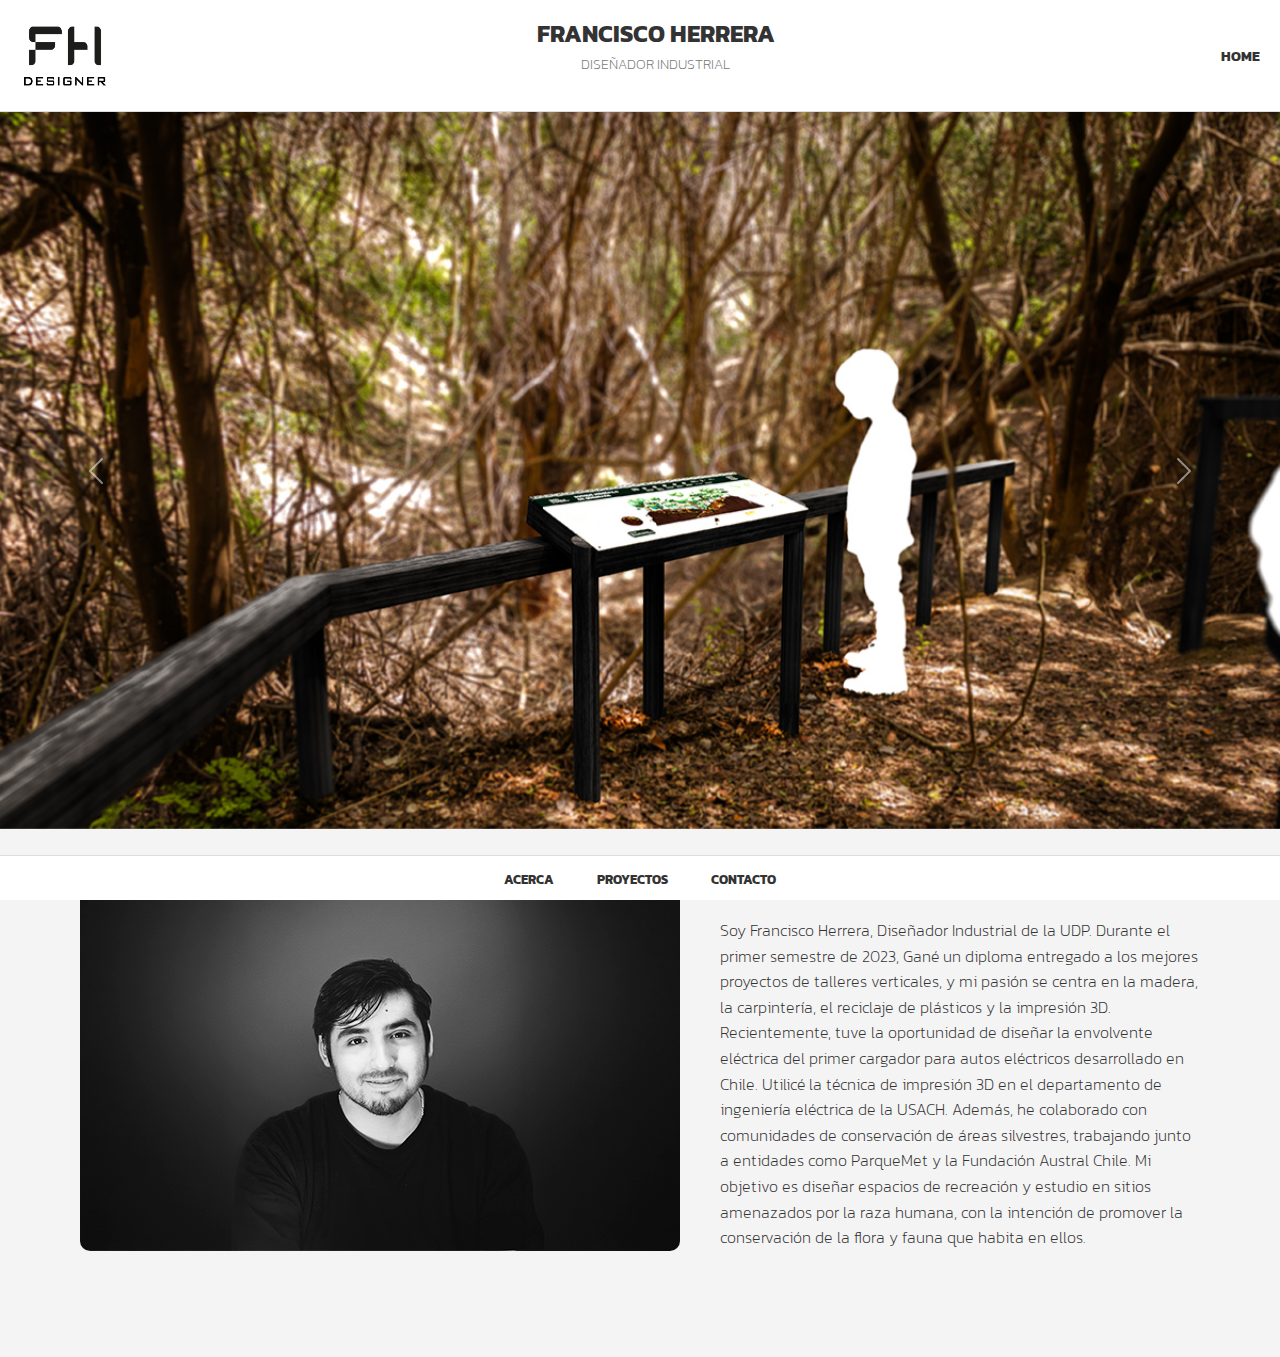
<file: index.html>
<!DOCTYPE html>
<html lang="es">
  <head>
    <meta charset="UTF-8" />
    <meta name="viewport" content="width=device-width, initial-scale=1.0" />
    <title>Francisco Herrera - Portafolio</title>

    <link rel="icon" href="./imagenes/LOGO-PEQUEÑO.png">
    <link
      rel="stylesheet"
      href="https://unpkg.com/swiper/swiper-bundle.min.css"
    />
    <link
      href="https://cdn.jsdelivr.net/npm/bootstrap@5.3.3/dist/css/bootstrap.min.css"
      rel="stylesheet"
      integrity="sha384-QWTKZyjpPEjISv5WaRU9OFeRpok6YctnYmDr5pNlyT2bRjXh0JMhjY6hW+ALEwIH"
      crossorigin="anonymous"
    />
    <link rel="stylesheet" href="style.css" />
    <script src="https://unpkg.com/swiper/swiper-bundle.min.js"></script>
  </head>
  <body>
    <header>
      <div class="logo"><img class="logo" src="./imagenes/logo png.png" /></div>
      <div class="header-text">
        <h1>FRANCISCO HERRERA</h1>
        <p>DISEÑADOR INDUSTRIAL</p>
      </div>
      <nav>
        <a href="index.html">HOME</a>
      </nav>
    </header>
    <main>
      <div id="carouselExampleFade" class="carousel slide carousel-fade">
        <div class="carousel-inner">
          <div class="carousel-item active">
            <img
              src="./imagenes/RENDER 1.jpg"
              class="d-block w-100"
              alt="..."
            />
          </div>
          <div class="carousel-item">
            <img
              src="./imagenes/RENDER 2.jpg"
              class="d-block w-100"
              alt="..."
            />
          </div>
          <div class="carousel-item">
            <img
              src="./imagenes/RENDER 3.jpg"
              class="d-block w-100"
              alt="..."
            />
          </div>
          <div class="carousel-item">
            <img
              src="./imagenes/RENDER 4.jpg"
              class="d-block w-100"
              alt="..."
            />
          </div>
        </div>
        <button
          class="carousel-control-prev"
          type="button"
          data-bs-target="#carouselExampleFade"
          data-bs-slide="prev"
        >
          <span class="carousel-control-prev-icon" aria-hidden="true"></span>
          <span class="visually-hidden">Previous</span>
        </button>
        <button
          class="carousel-control-next"
          type="button"
          data-bs-target="#carouselExampleFade"
          data-bs-slide="next"
        >
          <span class="carousel-control-next-icon" aria-hidden="true"></span>
          <span class="visually-hidden">Next</span>
        </button>
      </div>
      <div id="about" class="about-section">
        <div class="about-content">
          <div
            class="about-image-2"
            style="
              background: url(./imagenes/yo_sobre_mi.jpg) rgb(178, 247, 247) 50% /
                cover no-repeat;
            "
          ></div>
          <div class="about-text">
            <h2>SOBRE MÍ</h2>
            <p>
              Soy Francisco Herrera, Diseñador Industrial de la UDP. Durante el
              primer semestre de 2023, Gané un diploma entregado a los mejores
              proyectos de talleres verticales, y mi pasión se centra en la
              madera, la carpintería, el reciclaje de plásticos y la impresión
              3D. Recientemente, tuve la oportunidad de diseñar la envolvente
              eléctrica del primer cargador para autos eléctricos desarrollado
              en Chile. Utilicé la técnica de impresión 3D en el departamento de
              ingeniería eléctrica de la USACH. Además, he colaborado con
              comunidades de conservación de áreas silvestres, trabajando junto
              a entidades como ParqueMet y la Fundación Austral Chile. Mi
              objetivo es diseñar espacios de recreación y estudio en sitios
              amenazados por la raza humana, con la intención de promover la
              conservación de la flora y fauna que habita en ellos.
            </p>
          </div>
        </div>
      </div>
    </main>
    <footer>
      <nav>
        <a href="#about">ACERCA</a>
        <a href="./pages/proyect.html">PROYECTOS</a>
        <a href="./pages/contactos.html">CONTACTO</a>
      </nav>
    </footer>
    <script
      src="https://cdn.jsdelivr.net/npm/@popperjs/core@2.11.8/dist/umd/popper.min.js"
      integrity="sha384-I7E8VVD/ismYTF4hNIPjVp/Zjvgyol6VFvRkX/vR+Vc4jQkC+hVqc2pM8ODewa9r"
      crossorigin="anonymous"
    ></script>
    <script
      src="https://cdn.jsdelivr.net/npm/bootstrap@5.3.3/dist/js/bootstrap.min.js"
      integrity="sha384-0pUGZvbkm6XF6gxjEnlmuGrJXVbNuzT9qBBavbLwCsOGabYfZo0T0to5eqruptLy"
      crossorigin="anonymous"
    ></script>
    <script
      src="https://cdn.jsdelivr.net/npm/bootstrap@5.3.3/dist/js/bootstrap.bundle.min.js"
      integrity="sha384-YvpcrYf0tY3lHB60NNkmXc5s9fDVZLESaAA55NDzOxhy9GkcIdslK1eN7N6jIeHz"
      crossorigin="anonymous"
    ></script>
  </body>
</html>
</file>
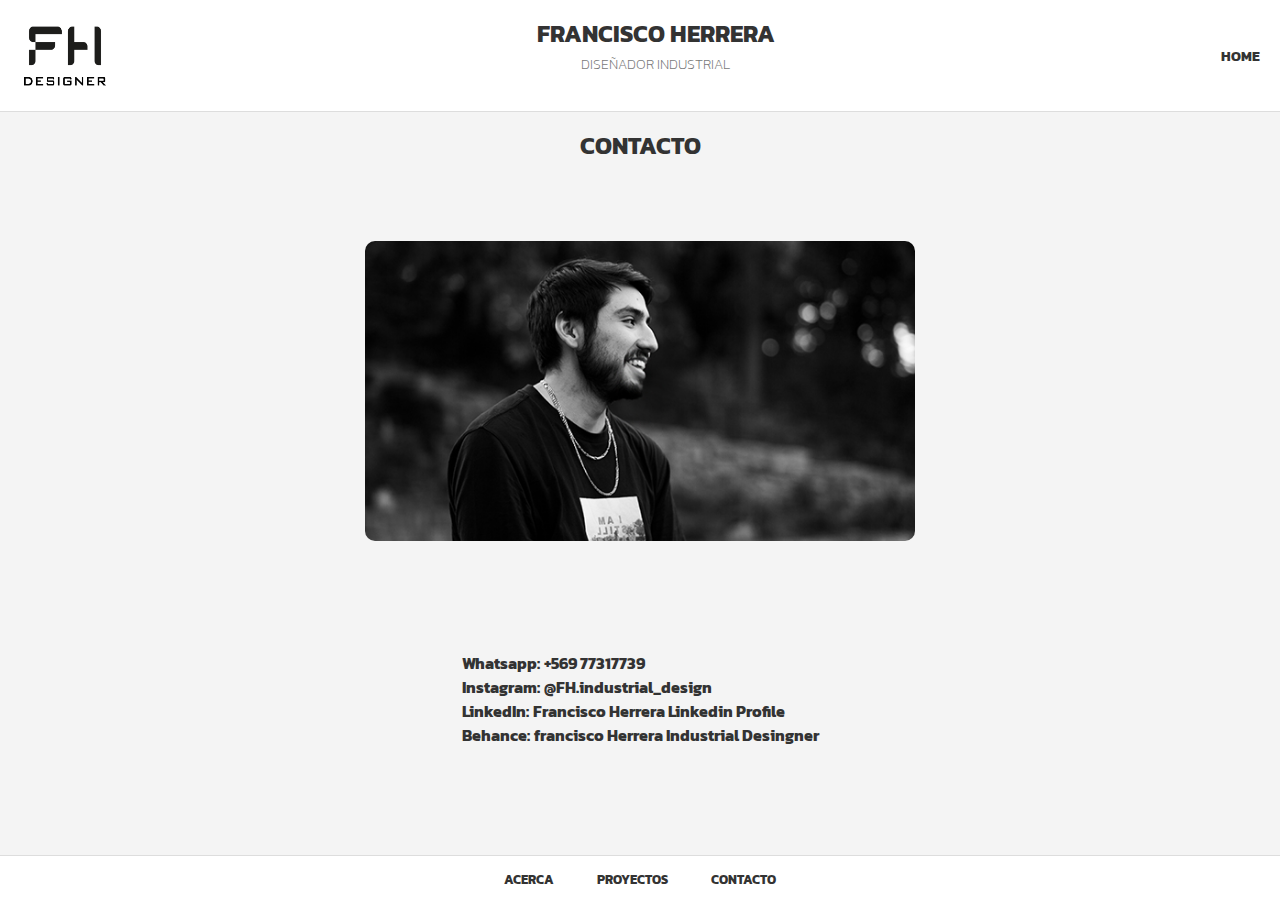
<file: pages/contactos.html>
<!DOCTYPE html>
<html lang="es">
<head>
    <meta charset="UTF-8" />
    <meta name="viewport" content="width=device-width, initial-scale=1.0" />
    <title>Francisco Herrera - Contacto</title>
    <link
    rel="stylesheet"
    href="https://unpkg.com/swiper/swiper-bundle.min.css"
  />
  <link
    href="https://cdn.jsdelivr.net/npm/bootstrap@5.3.3/dist/css/bootstrap.min.css"
    rel="stylesheet"
    integrity="sha384-QWTKZyjpPEjISv5WaRU9OFeRpok6YctnYmDr5pNlyT2bRjXh0JMhjY6hW+ALEwIH"
    crossorigin="anonymous"
  />
    <link rel="stylesheet" href="../style.css" />
    <link rel="icon" href="../imagenes/LOGO-PEQUEÑO.png">
</head>
<body>
    <header>
        <div class="logo">
            <img class="logo" src="../imagenes/logo png.png" alt="Logo" />
        </div>
        <div class="header-text">
            <h1>FRANCISCO HERRERA</h1>
            <p>DISEÑADOR INDUSTRIAL</p>
        </div>
        <nav>
            <a href="../index.html">HOME</a>
        </nav>
    </header>
    <main>
        <div class="titulo-text"style="display: flex; flex-direction: column; align-items: center;">
            <h2>CONTACTO</h2>
        </div>
        <div class="contacto-content" style="display: flex; flex-direction: column; align-items: center;">
            <div class="contacto-imagen">
                <div class="contacto-card" style="background: url(../imagenes/1_YO.jpg) rgb(178, 247, 247) 50% / cover no-repeat;"></div>
            </div>
            <div class="contacto-text-p">
                <p><strong>Whatsapp:</strong> <a href="tel:+56977317739">+569 77317739</a></p>
                <p><strong>Instagram:</strong> <a href="https://www.instagram.com/fh.industrial_desing/" target="_blank">@FH.industrial_design</a></p>
                <p><strong>LinkedIn:</strong> <a href="https://www.linkedin.com/in/francisco-javier-herrera-rubio-4031b1303" target="_blank">Francisco Herrera Linkedin Profile</a></p>
                <p><strong>Behance:</strong> <a href="https://www.behance.net/FranciscoHRdesing" target="_blank">francisco Herrera Industrial Desingner</a></p>
            </div>
        </div>
    </main>
    <footer>
        <nav>
            <a href="../index.html#acerca">ACERCA</a>
            <a href="./proyect.html">PROYECTOS</a>
            <a href="./contactos.html">CONTACTO</a>
        </nav>
    </footer>
</body>
</html>
</file>
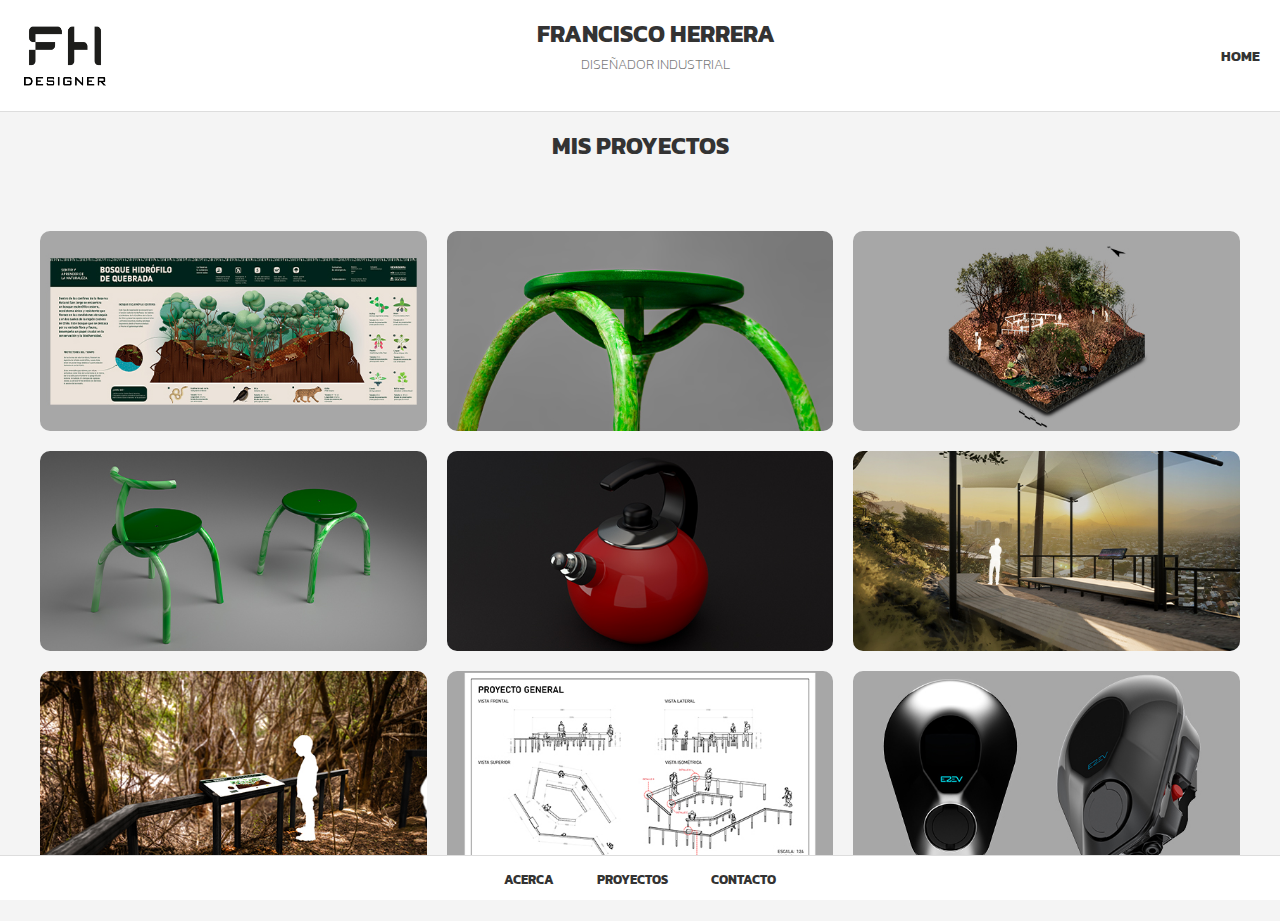
<file: pages/proyect.html>
<!DOCTYPE html>
<html lang="es">
<head>
  <meta charset="UTF-8" />
  <meta name="viewport" content="width=device-width, initial-scale=1.0" />
  <title>Francisco Herrera - Proyectos</title>
  <link rel="icon" href="../imagenes/LOGO-PEQUEÑO.png">
  <link rel="stylesheet" href="https://unpkg.com/swiper/swiper-bundle.min.css" />
  <link href="https://cdn.jsdelivr.net/npm/bootstrap@5.3.3/dist/css/bootstrap.min.css" rel="stylesheet" integrity="sha384-QWTKZyjpPEjISv5WaRU9OFeRpok6YctnYmDr5pNlyT2bRjXh0JMhjY6hW+ALEwIH" crossorigin="anonymous" />
  <link rel="stylesheet" href="../style.css" />
</head>
<body>
  <header>
    <div class="logo">
      <img class="logo" src="../imagenes/logo png.png" />
    </div>
    <div class="header-text">
      <h1>FRANCISCO HERRERA</h1>
      <p>DISEÑADOR INDUSTRIAL</p>
    </div>
    <nav>
      <a href="../index.html">HOME</a>
    </nav>
  </header>
  <main>
    <div class="titulo-text"style="display: flex; flex-direction: column; align-items: center;">
      <h2>MIS PROYECTOS</h2>
    </div>
    <div class="projects-grid">
      <div class="project-card" style="background: url('../imagenes/PROYECTO_0000_señaletica interpretativa_EXAMEN_.jpg') lightgray 50% / cover no-repeat;" data-description="El diseño de señaléticas interpretativas juega un papel crucial en la educación y orientación de los visitantes en áreas silvestres protegidas. Estas señales no solo proporcionan información valiosa sobre la flora, fauna y geografía local, sino que también promueven la conservación al aumentar la conciencia ambiental. Un buen sistema de señalización debe ser claro, inclusivo y reflejar la identidad del área protegida, asegurando que los visitantes de todas las capacidades puedan disfrutar y aprender de la experiencia al aire libre.">
        <div class="overlay">
          <div class="project-info">
            <h3>Señaletica interpretativa</h3>
          </div>
        </div>
      </div>
      <div class="project-card" style="background: url('../imagenes/PROYECTO_0008_2 foto prod.jpg') lightgray 50% / cover no-repeat;" data-description="Tubi nace como respuesta al diseño anticuado del mobiliario escolar actual. En muchas ocasiones, este mobiliario no está normado, lo que puede afectar la educación de los estudiantes.">
        <div class="overlay">
          <div class="project-info">
            <h3>TUBI silla</h3>
          </div>
        </div>
      </div>
      <div class="project-card" style="background: url('../imagenes/PROYECTO_0004_ISO ESCALA.jpg') lightgray 50% / cover no-repeat;" data-description="En compañía del FUNDO SAN JORGE y la Universidad Diego
      Portales se buscó crear un espacio de recreación y actividades
      escolares y de educación dentro de un área protegida de este
      fundo, el cual funciona como una reserva natural de bosque
      esclerofilo costero ubicado en Quilpue en donde se proporcionarón
      especificaciones y peticiones tanto de los dueños como de la
      Fundación Austral quienes estan encargados de preservarlo.">
        <div class="overlay">
          <div class="project-info">
            <h3>Diseño para áreas silvestres</h3>
          </div>
        </div>
      </div>
      <div class="project-card" style="background: url('../imagenes/PROYECTO_0005_5.jpg') lightgray 50% / cover no-repeat;" data-description="TUBI es una propuesta de familia de mobiliario infantil fabricada con
      polipropileno reciclado extraido de desechos y basura.
      Este mobiliario busca ser contruido de la forma más economica
      posible en donde se tuvo como consideracion cada proceso de
      fabricación para la consturcción desde el fundido de las barras
      como el proceso de moldaje en donde se le dio un radio especifico
      unico para todas sus piezas curvas.">
        <div class="overlay">
          <div class="project-info">
            <h3>TUBI Mobiliario infantil con plástico reciclado</h3>
          </div>
        </div>
      </div>
      <div class="project-card" style="background: url('../imagenes/PROYECTO_0006_2.jpg') lightgray 50% / cover no-repeat;" data-description="Tetera modelada para complementar al espacio habitacional, este
      objeto debía contar con 5 elementos removibles, También renderizar
      la propuesta tanto dentro de un contexto como vistas explosionadas
      de sus partes y piezas.
      Se utilizo Rhino 6 para el modelado del objeto y V-Ray como motor
      de renderizado y texturizado de las partes y piezas.">
        <div class="overlay">
          <div class="project-info">
            <h3>Diseño de productos</h3>
          </div>
        </div>
      </div>
      <div class="project-card" style="background: url('../imagenes/PROYECTO_0007_7.jpg') lightgray 50% / cover no-repeat;" data-description="Se utilizó TwinMotion para el renderizado
      del modelo 3D y luego se postprocesó en
      Photoshop para corregir detalles, agregar
      texturas de tierra y elementos como la escala y
      la flecha indicando el norte.">
        <div class="overlay">
          <div class="project-info">
            <h3>Renderizado de Proyectos</h3>
          </div>
        </div>
      </div>
      <div class="project-card" style="background: url('../imagenes/PROYECTO_0009_2 (1).jpg') lightgray 50% / cover no-repeat;" data-description="Se utilizó TwinMotion y V-Ray para el renderizado
      del modelo 3D y luego se postprocesó en
      Photoshop para corregir detalles, agregar
      texturas de tierra y elementos como el panel interpretativo y
      personas o elementos extras.">
        <div class="overlay">
          <div class="project-info">
            <h3>Fotomontaje de Proyectos</h3>
          </div>
        </div>
      </div>
      <div class="project-card" style="background: url('../imagenes/PROYECTO_0012_PLANIMETRIAS.jpg') lightgray 50% / cover no-repeat;" data-description="Diseño de planimetrías mediante el uso de software como AutoCAD, Rhino e Illustrator, con el fin de representar el proyecto correctamente en todas sus vistas de proyección ortogonales.">
        <div class="overlay">
          <div class="project-info">
            <h3>Planimetrías de Proyectos</h3>
          </div>
        </div>
      </div>
      <div class="project-card" style="background: url('../imagenes/PROYECTO_0013_ENVOLVENTES ELECTRICAS.jpg') lightgray 50% / cover no-repeat;" data-description="El E2 EV es el primer cargador para vehículos eléctricos fabricado
      100% en Chile. Fue desarrollado en E2 Ingeniería, un equipo
      compuesto por cinco ingenieros eléctricos y 3 diseñadores
      indutriales. Este cargador se desarrolló en el Laboratorio de
      Electrónica de Potencia Avanzada (E2TECh) del Departamento de
      Ingeniería Eléctrica de la Universidad de Santiago (USACH).">
        <div class="overlay">
          <div class="project-info">
            <h3>Diseño de Envolventes eléctricas</h3>
          </div>
        </div>
      </div>
    </div>
  </main>
  <footer>
    <nav>
      <a href="../index.html#acerca">ACERCA</a>
      <a href="./proyect.html">PROYECTOS</a>
      <a href="./contactos.html">CONTACTO</a>
    </nav>
  </footer>
  <div id="modal" class="modal">
    <span class="close">&times;</span>
    <img class="modal-content" id="modal-img">
    <div id="caption"></div>
    <div id="description" class="modal-description"></div> <!-- Nuevo contenedor para el texto descriptivo -->
  </div>
  <script>
    // Obtener el modal
    var modal = document.getElementById("modal");

    // Obtener el elemento de la imagen del modal
    var modalImg = document.getElementById("modal-img");
    var captionText = document.getElementById("caption");
    var descriptionText = document.getElementById("description"); // Elemento del texto descriptivo

    // Obtener el botón de cerrar
    var span = document.getElementsByClassName("close")[0];

    // Añadir evento de clic a cada tarjeta de proyecto
    var projectCards = document.getElementsByClassName("project-card");
    for (var i = 0; i < projectCards.length; i++) {
      projectCards[i].addEventListener('click', function(event) {
        event.preventDefault();
        var bgImage = this.style.backgroundImage;
        var imgUrl = bgImage.slice(5, -2).replace(/\\/g, '');
        modal.style.display = "block";
        modalImg.src = imgUrl;
        captionText.innerHTML = this.getElementsByClassName("project-info")[0].getElementsByTagName("h3")[0].innerHTML;

        // Obtener y mostrar el texto descriptivo
        var description = this.getAttribute("data-description");
        descriptionText.innerHTML = description ? description : "No description available.";
      });
    }

    // Cuando se hace clic en el botón de cerrar
    span.onclick = function() {
      modal.style.display = "none";
    }

    // Cuando se hace clic fuera de la imagen del modal
    window.onclick = function(event) {
      if (event.target == modal) {
        modal.style.display = "none";
      }
    }
  </script>
</body>
</html>
</file>
<file: style.css>
/* Importación de la fuente */
@import url(https://fonts.googleapis.com/css2?family=Kanit:ital,wght@0,100;0,200;0,300;0,400;0,500;0,600;0,700;0,800;0,900;1,100;1,200;1,300;1,400;1,500;1,600;1,700;1,800;1,900&display=swap);

/* Reset de estilos */
* {
    margin: 0;
    padding: 0;
    box-sizing: border-box;
}

/* Estilos generales del cuerpo del documento */
body {
    font-family: "Kanit", sans-serif;
    font-weight: 400;
    background-color: #f4f4f4;
    color: #333;
    display: flex;
    flex-direction: column;
    min-height: 100vh;
}

/* Estilos del encabezado */
header {
    display: flex;
    align-items: center;
    justify-content: space-between;
    padding: 20px;
    background-color: #fff;
    border-bottom: 1px solid #ddd;
    text-align: center;
}

.logo {
    width: 90px;
    height: 70px;
}

.header-text h1 {
    font-size: 1.5rem;
    margin-bottom: 5px;
    font-weight: 700;
}

.header-text p {
    font-size: 0.9rem;
    color: #777;
    font-weight: 200;
}

nav a {
    text-decoration: none;
    color: #333;
    margin-left: 20px;
    font-weight: bold;
    font-size: 0.9rem;
}

/* Estilos principales */
main {
    flex: 1;
}

.welcome {
    display: flex;
    justify-content: center;
    align-items: center;
    border-radius: 10px;
    margin: 20px;
    padding: 300px;
    position: absolute;
    bottom: -100px;
    z-index: 2;
}

.welcome h2 {
    font-size: 1.5rem;
    color: #252525;
}

/* Estilos de la sección "about" */
.about-section {
    display: flex;
    justify-content: center;
    align-items: center;
    background-color: #f4f4f4;
    padding: 40px 20px;
}

.about-content {
    display: flex;
    justify-content: space-evenly;
    width: 100%;
    max-width: 1200px;
    margin-bottom: 50px;
}

.about-image-2 {
    width: 600px;
    height: 382px;
    flex-shrink: 0;
    border-radius: 10px;
    background: url()cover no-repeat;
}

.about-text {
    width: 40%;
    display: flex;
    flex-direction: column;
    justify-content: center;
    align-items: center;
    flex-shrink: 0;
}

.about-text h2 {
    font-size: 1.5rem;
    margin-bottom: 20px;
    font-weight: 700;
}

.about-text p {
    font-size: 1rem;
    line-height: 1.6;
    font-weight: 200;
}

/* Estilos del pie de página */
footer {
    position: fixed;
    bottom: 0;
    left: 0;
    width: 100%;
    background-color: #fff;
    border-top: 1px solid #ddd;
    padding: 10px;
    text-align: center;
    z-index: 1000;
    font-weight: 700;
}

footer nav a {
    text-decoration: none;
    color: #333;
    margin: 0 20px;
    font-weight: bold;
    font-size: 0.8rem;
}

/* Estilos de la swiper */
.swiper-container {
    width: 80%;
    height: 500px;
    margin: 20px auto;
    padding: 10px;
    text-align: center;
}

.swiper-slide img {
    width: 100%;
    height: 100%;
    object-fit: cover;
}
.carousel {
    position: relative;
    width: -webkit-fill-available;
}
/* Estilos para la página de proyectos */
.projects-grid {
    display: grid;
    grid-template-columns: repeat(auto-fit, minmax(300px, 2fr));
    grid-gap: 20px;
    margin: 50px auto;
    max-width: 1200px;
}

.project-card {
    position: relative;
    overflow: hidden;
    border-radius: 10px;
    height: 200px; 
    background-size: cover;
    background-position: center;
}

.overlay {
    position: absolute;
    top: 0;
    left: 0;
    width: 100%;
    height: 100%;
    background: rgba(0, 0, 0, 0.5);
    display: flex;
    justify-content: center;
    align-items: center;
    opacity: 0;
    transition: opacity 0.3s ease;
}

.project-card:hover .overlay {
    opacity: 1;
}

.project-info {
    color: white;
    text-align: center;
}

.project-info h3 {
    font-size: 1.2rem;
    margin: 0;
}

/* Estilos para la página de contacto */
.contacto-content {
    display: flex;
    align-items: center;
    justify-content: space-evenly;
    flex-wrap: wrap;
    width: auto;
    position: relative;
    gap: 20px;
}

.contacto-imagen {
    padding: 40px;
    justify-content: center;
    align-items: center;
}

.contacto-text-p {
    flex: 1;
    flex-direction: column;
    justify-content: center;
    flex-shrink: 0;
    margin: 50px;
}

.contacto-text-p p {
    font-size: 1rem;
    margin: 0;
}

.contacto-text-p a {
    color: #333;
    text-decoration: none;
    font-weight: bold;
}
.contacto-card {
    border-radius: 10px;
    height: 300px;
    width: 550px;
}

/* Estilos de texto */
.titulo-text {
    margin: 20px;
}

.titulo-text h2 {
    font-size: 1.5rem;
    margin-bottom: 20px;
    font-weight: 700;
}

.titulo-text p {
    font-size: 1rem;
    line-height: 1.6;
}

/* Media queries para tamaños de pantalla específicos */
@media only screen and (max-width: 768px) {
    header {
        flex-direction: column;
    }

    .logo {
        height: 50px;
    }

    .header-text h1 {
        font-size: 1.2rem;
    }

    .header-text p {
        font-size: 0.8rem;
    }

    nav a {
        font-size: 0.8rem;
        margin-left: 10px;
    }

    .welcome {
        padding: 50px;
        margin: 10px;
    }

    .about-content {
        flex-direction: column;
        margin-right: 20px;
    }

    .about-image-2,
    .about-text {
        width: 100%;
        margin: 10px ;
    }

    .projects-grid {
        grid-template-columns: repeat(auto-fit, minmax(200px, 1fr));
        margin-left: 20px;
        margin-right: 20px;
    }

    .contacto-text-p {
        width: 100%;
        margin: 10px ;
    }
    .contacto-imagen{
        width: 100%;
        margin: 10px ;
        
    }
    .contacto-content{
        flex-direction: column;
        margin-bottom: 100px;

    }
    .contacto-card {
        width: 100%;
        }

    .titulo-text {
        margin: 20px
    }

    .titulo-text h2 {
        font-size: 1.2rem;
    }

    .titulo-text p {
        font-size: 0.9rem;
    }

    .modal-description{
        margin: 20px;
        margin: auto;
    }
}
/* Estilos para el modal */
.modal {
    display: none; 
    position: fixed; 
    z-index: 1000; 
    padding-top: 60px; 
    left: 0;
    top: 0;
    width: 100%; 
    height: 100%; 
    overflow: auto; 
    background-color: rgba(0,0,0,0.8); 
    justify-content: center;
  }
  
/* Estilo para el modal */
.modal {
    display: none; /* Hidden by default */
    position: fixed; /* Stay in place */
    z-index: 1; /* Sit on top */
    padding-top: 60px; /* Location of the box */
    left: 0;
    top: 0;
    width: 100%; /* Full width */
    height: 100%; /* Full height */
    overflow: auto; /* Enable scroll if needed */
    background-color: rgb(0,0,0); /* Fallback color */
    background-color: rgba(0,0,0,0.9); /* Black w/ opacity */
  }

  /* Modal Content (image) */
  .modal-content {
    margin: auto;
    display: block;
    width: 80%;
    max-width: 700px;
  }

  /* Caption of Modal Image */
  #caption {
    margin: auto;
    display: block;
    width: 80%;
    max-width: 700px;
    text-align: center;
    color: #ccc;
    padding: 10px 0;
    height: 50px;
  }

  /* Add Animation - Zoom in the Modal */
  .modal-content, #caption {
    animation-name: zoom;
    animation-duration: 0.6s;
  }

  @keyframes zoom {
    from {transform: scale(0)}
    to {transform: scale(1)}
  }

  /* The Close Button */
  .close {
    position: absolute;
    top: 15px;
    right: 35px;
    color: #f1f1f1;
    font-size: 40px;
    font-weight: bold;
    transition: 0.3s;
  }

  .close:hover,
  .close:focus {
    color: #bbb;
    text-decoration: none;
    cursor: pointer;
  }

  /* Estilo para el texto descriptivo */
.modal-description {
    margin: auto;
    max-width: 700px;
    color: #ccc;
    text-align: center;
    font-size: 16px;
  }
</file>
